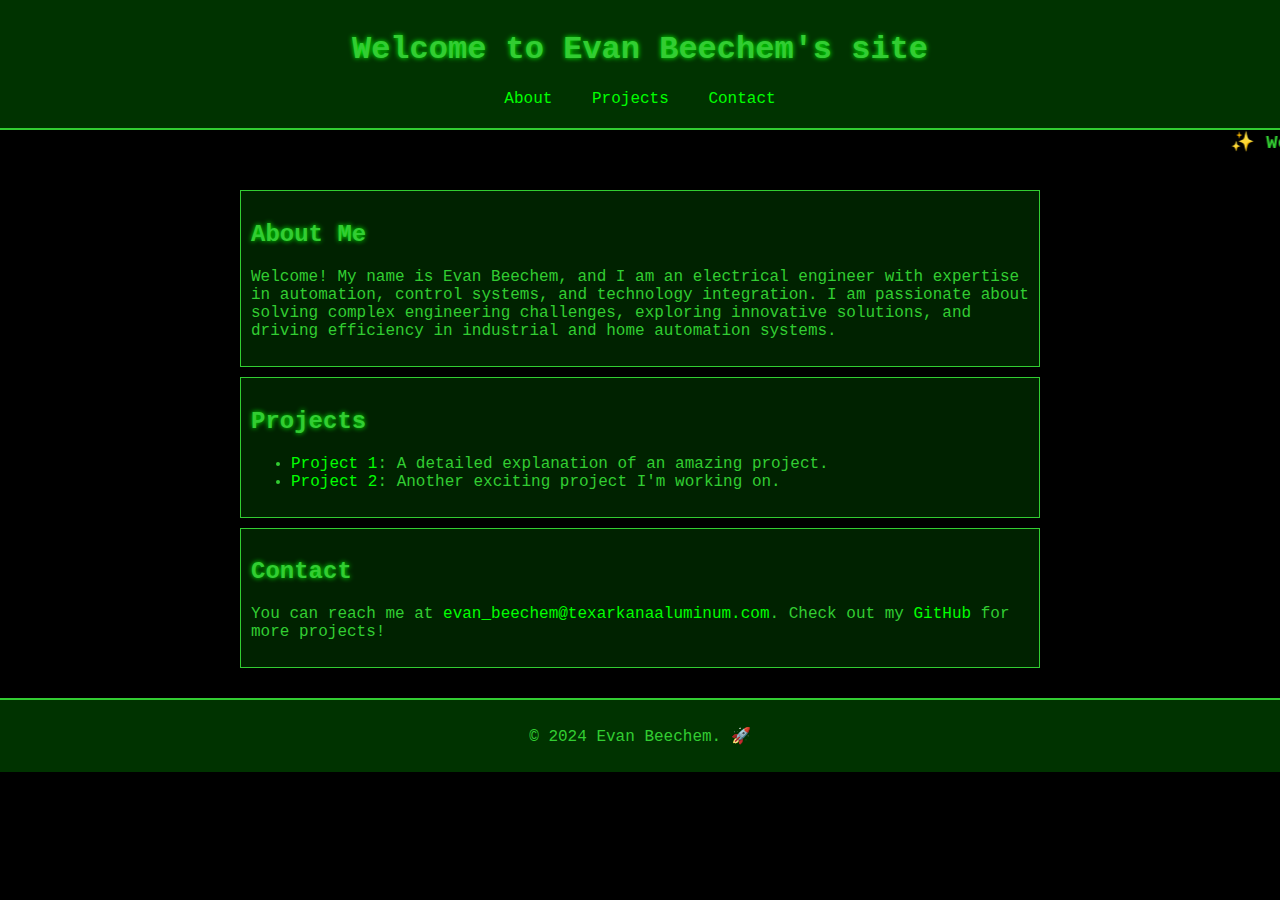
<file: index.html>
<!DOCTYPE html>
<html lang="en">
<head>
    <meta charset="UTF-8">
    <meta name="viewport" content="width=device-width, initial-scale=1.0">
    <meta name="description" content="Welcome to Evan Beechem's site.">
    <title>Evan Beechem</title>
    <style>
        body {
            background-color: black;
            color: limegreen;
            font-family: "Courier New", Courier, monospace;
            margin: 0;
            padding: 0;
        }
        h1, h2, h3 {
            color: limegreen;
            text-shadow: 0 0 5px #00ff00;
        }
        a {
            color: #00ff00;
            text-decoration: none;
        }
        a:hover {
            text-decoration: underline;
        }
        header {
            background-color: #003300;
            padding: 10px;
            text-align: center;
            border-bottom: 2px solid limegreen;
        }
        nav {
            text-align: center;
            margin: 10px 0;
        }
        nav a {
            margin: 0 15px;
        }
        .container {
            max-width: 800px;
            margin: 0 auto;
            padding: 20px;
        }
        .box {
            border: 1px solid limegreen;
            padding: 10px;
            margin: 10px 0;
            background-color: #002200;
        }
        footer {
            text-align: center;
            padding: 10px;
            background-color: #003300;
            border-top: 2px solid limegreen;
        }
        .marquee {
            font-size: 1.2em;
            font-weight: bold;
            overflow: hidden;
            white-space: nowrap;
            animation: scroll 40s linear infinite;
        }
        @keyframes scroll {
            0% { transform: translateX(100%); }
            100% { transform: translateX(-100%); }
        }
    </style>
</head>
<body>
    <header>
        <h1>Welcome to Evan Beechem's site</h1>
        <nav>
            <a href="#about">About</a>
            <a href="#projects">Projects</a>
            <a href="#contact">Contact</a>
        </nav>
    </header>
    <div class="marquee">
        <marquee>✨ Welcome! ✨      ✨ I'm glad you've made it! ✨     ✨ Welcome to Evan Beechem's Portfolio | Engineering | Automation | Innovation ✨ </marquee>
    </div>
    <div class="container">
        <section id="about" class="box">
    <h2>About Me</h2>
    <p>
        Welcome! My name is Evan Beechem, and I am an electrical engineer with expertise in automation, control systems, and technology integration. I am passionate about solving complex engineering challenges, exploring innovative solutions, and driving efficiency in industrial and home automation systems.
    </p>
</section>
        <section id="projects" class="box">
            <h2>Projects</h2>
            <ul>
                <li><a href="https://github.com/YOUR_USERNAME/YOUR_PROJECT" target="_blank">Project 1</a>: A detailed explanation of an amazing project.</li>
                <li><a href="https://github.com/YOUR_USERNAME/YOUR_PROJECT_2" target="_blank">Project 2</a>: Another exciting project I'm working on.</li>
            </ul>
        </section>
        <section id="contact" class="box">
            <h2>Contact</h2>
<p>
    You can reach me at <a href="mailto:evan_beechem@texarkanaaluminum.com">evan_beechem@texarkanaaluminum.com</a>. 
    Check out my <a href="https://github.com/khanthedalek1" target="_blank">GitHub</a> for more projects!
</p>
        </section>
    </div>
    <footer>
        <p>© 2024 Evan Beechem. 🚀</p>
    </footer>
</body>
</html>
</file>
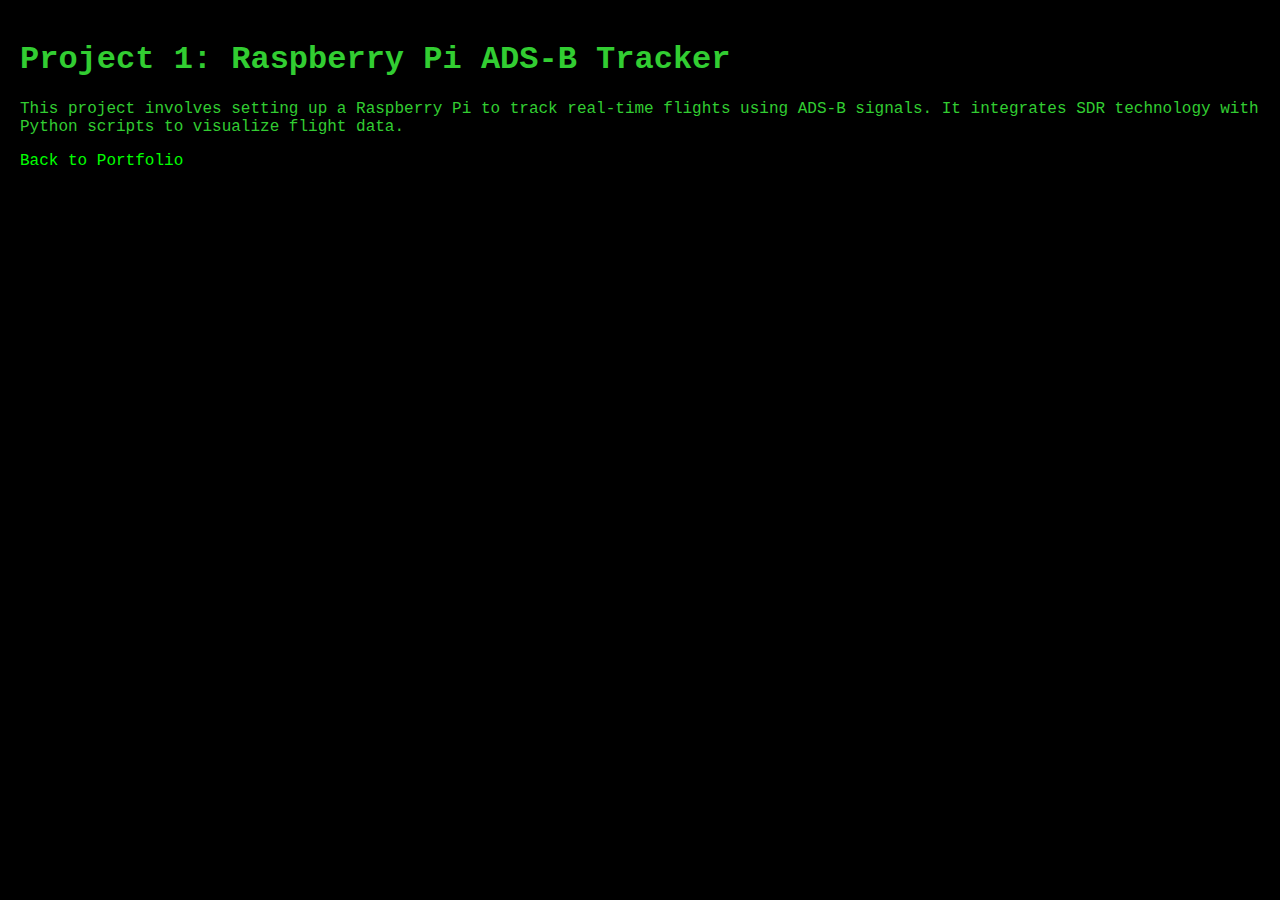
<file: Hobbies.html>
<!DOCTYPE html>
<html lang="en">
<head>
    <meta charset="UTF-8">
    <meta name="viewport" content="width=device-width, initial-scale=1.0">
    <title>Project 1 - Evan Beechem</title>
    <style>
        body {
            background-color: black;
            color: limegreen;
            font-family: "Courier New", Courier, monospace;
            margin: 0;
            padding: 20px;
        }
        a {
            color: #00ff00;
            text-decoration: none;
        }
        a:hover {
            text-decoration: underline;
        }
    </style>
</head>
<body>
    <h1>Project 1: Raspberry Pi ADS-B Tracker</h1>
    <p>
        This project involves setting up a Raspberry Pi to track real-time flights using ADS-B signals. 
        It integrates SDR technology with Python scripts to visualize flight data.
    </p>
    <p>
        <a href="index.html">Back to Portfolio</a>
    </p>
</body>
</html>
</file>
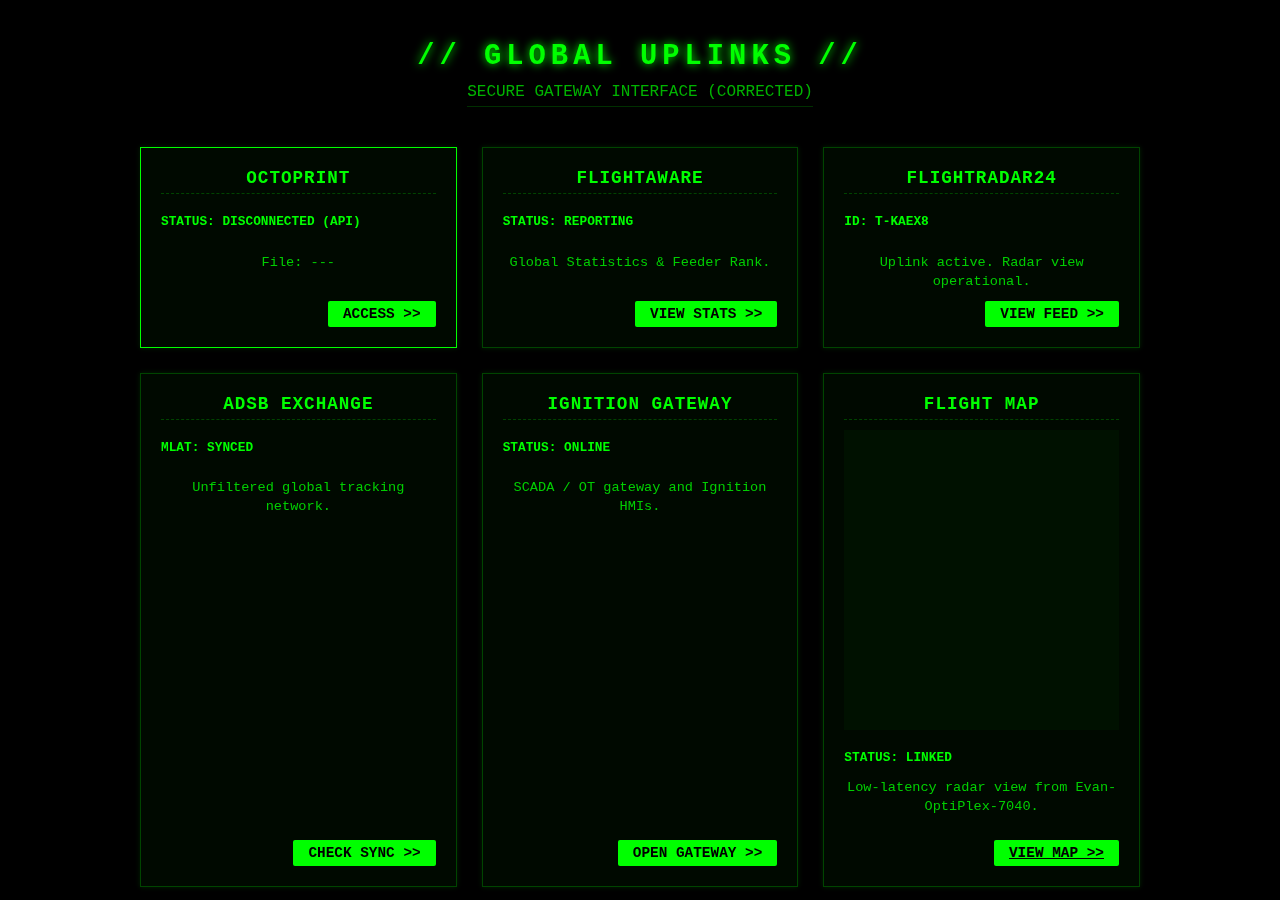
<file: projects.html>
<!DOCTYPE html>
<html lang="en">
<head>
    <meta charset="UTF-8">
    <meta name="viewport" content="width=device-width, initial-scale=1.0, maximum-scale=1.0, user-scalable=no, viewport-fit=cover">
    <meta name="apple-mobile-web-app-capable" content="yes">
    <meta name="apple-mobile-web-app-status-bar-style" content="black-translucent">
    <meta name="theme-color" content="#000000">
    <meta name="description" content="Evan Beechem's Project Dashboard - Cyber Ops Interface">
    <link rel="manifest" href="manifest.json">
    <link rel="icon" type="image/x-icon" href="https://beechem.site/favicon.ico">
    <title>Beechem Ops // Projects</title>
    <style>
        body { 
            margin: 0; 
            padding: 0; 
            background-color: #000; 
            color: #00ff00; 
            font-family: 'Courier New', monospace; 
            overflow-x: hidden; 
            overscroll-behavior-y: none;
            -webkit-tap-highlight-color: transparent;
        }
        canvas { display: block; position: fixed; top: 0; left: 0; z-index: -1; opacity: 0.8; }
        .content { 
            position: relative; 
            z-index: 10; 
            padding: 40px 20px; 
            text-align: center; 
            height: 100vh; 
            overflow-y: auto; 
            box-sizing: border-box; 
            padding-bottom: env(safe-area-inset-bottom);
        }
        
        /* Header Container */
        .header-container {
            margin-bottom: 40px;
        }

        h1 { letter-spacing: 5px; text-shadow: 0 0 10px #00ff00; margin: 0 0 10px 0; font-size: 1.8rem; }
        .subtitle { opacity: 0.7; border-bottom: 1px solid #004400; display: inline-block; padding-bottom: 5px; }
        
        .back-btn {
            display: none;
            color: #00ff00;
            text-decoration: none;
            font-weight: bold;
            border: 1px solid #00ff00;
            padding: 5px 10px;
            margin-bottom: 15px;
            background: rgba(0, 20, 0, 0.8);
            text-transform: uppercase;
        }

        /* Card Grid - Desktop Default */
        .card-grid { 
            display: grid; 
            grid-template-columns: repeat(auto-fit, minmax(260px, 1fr)); 
            gap: 25px; 
            max-width: 1000px; 
            margin: 0 auto; 
            padding-bottom: 20px;
        }

        /* Card Styles */
        .card { 
            border: 1px solid #004400; 
            padding: 20px; 
            text-decoration: none; 
            color: #00ff00; 
            display: flex; 
            flex-direction: column; 
            justify-content: space-between; 
            background: rgba(0, 10, 0, 0.85); 
            transition: transform 0.2s, background-color 0.2s, box-shadow 0.2s; 
            min-height: 140px; 
            box-shadow: 0 0 5px #002200; 
            box-sizing: border-box;
            overflow: hidden; /* Fix for overflow issues */
            word-wrap: break-word;
            user-select: none;
            -webkit-user-select: none;
            cursor: pointer;
        }
        @media (hover: hover) {
            .card:hover { background: rgba(0, 30, 0, 0.95); border-color: #00ff00; box-shadow: 0 0 15px #00ff00; transform: translateY(-2px); }
            .card:hover .access-btn { background-color: #fff; box-shadow: 0 0 10px #fff; }
        }
        .card:active {
            background: rgba(0, 60, 0, 0.95);
            border-color: #00ff00;
            transform: scale(0.98);
        }

        .card h3 { margin: 0 0 10px 0; border-bottom: 1px dashed #004400; padding-bottom: 5px; font-size: 1.1rem; letter-spacing: 1px; white-space: normal; }
        .card p { font-size: 0.85rem; opacity: 0.8; line-height: 1.4; flex-grow: 1; margin-bottom: 10px; white-space: normal; }
        .status-line { margin: 10px 0; font-size: 0.8rem; font-weight: bold; text-align: left; }
        .blink { animation: blinker 2s linear infinite; color: #00ff00; }
        @keyframes blinker { 50% { opacity: 0.3; } }
        .access-btn { 
            background-color: #00ff00; 
            color: #000; 
            padding: 5px 15px; 
            font-weight: bold; 
            font-size: 0.9rem; 
            display: inline-block; 
            margin-top: auto; 
            align-self: flex-end; 
            text-transform: uppercase; 
            text-align: center;
            border-radius: 2px; 
        }
    
        /* OctoPrint Extras */
        .octo-webcam {
            width: 100%;
            height: auto;
            display: none; /* Hidden by default until active */
            margin-bottom: 10px;
            border: 1px solid #004400;
            opacity: 0.9;
            min-height: 150px; /* Placeholder height */
            background: #001100;
        }

        /* Mobile Responsive Styles - Vertical Scroll with Sticky Header */
        @media (max-width: 800px) {
            body { padding: 0; }
            
            .content {
                padding: 0;
                height: 100vh;
                overflow-y: auto;
                -webkit-overflow-scrolling: touch;
            }

            .header-container {
                position: sticky;
                top: 0;
                z-index: 100;
                background: rgba(0, 0, 0, 0.85);
                backdrop-filter: blur(8px);
                -webkit-backdrop-filter: blur(8px);
                margin-bottom: 20px;
                padding: 15px 0 15px 0;
                border-bottom: 1px solid #004400;
            }

            h1 { font-size: 1.4rem; margin-top: 5px; margin-bottom: 5px; }
            .subtitle { font-size: 0.8rem; margin-bottom: 0; }
            
            .back-btn {
                display: inline-block;
                font-size: 0.8rem;
                padding: 4px 12px;
                margin-bottom: 10px;
            }

            .card-grid {
                display: block;
                padding: 0 16px 40px 16px;
                margin: 0;
                width: auto;
            }

            .card {
                margin-bottom: 20px;
                min-height: auto;
                height: auto;
                background: rgba(0, 15, 0, 0.9);
            }
            
            .card h3 { font-size: 1.3rem; }
            .card p { font-size: 0.95rem; }
            .access-btn { width: 100%; padding: 12px 0; font-size: 1rem; margin-top: 15px; }
        }
    </style>
</head>
<body>
    <canvas id="matrix"></canvas>
    <div class="content">
        <div class="header-container">
            <a href="https://beechem.site" class="back-btn">&lt; BACK TO HOME</a>
            <h1>// GLOBAL UPLINKS //</h1>
            <div class="subtitle">SECURE GATEWAY INTERFACE (CORRECTED)</div>
        </div>
        
        <div class="card-grid">
            
            <a href="https://octoprint.beechem.site" target="_blank" class="card" style="border-color: #00ff00;">
                <h3>OCTOPRINT</h3>
                <img id="octo-webcam" class="octo-webcam" alt="OctoPrint Live Stream" />
                <div class="status-line" id="octo-status">STATUS: CONNECTING...</div>
                <p id="octo-file">File: ---</p>
                <div class="access-btn">ACCESS >></div>
            </a>

            <a href="https://flightaware.com/adsb/stats/user/KhanTheDalek" target="_blank" class="card">
                <h3>FLIGHTAWARE</h3>
                <div class="status-line">STATUS: REPORTING</div>
                <p>Global Statistics & Feeder Rank.</p>
                <div class="access-btn">VIEW STATS >></div>
            </a>

            <a href="https://www.flightradar24.com/account/feed-stats" target="_blank" class="card">
                <h3>FLIGHTRADAR24</h3>
                <div class="status-line">ID: T-KAEX8</div>
                <p>Uplink active. Radar view operational.</p>
                <div class="access-btn">VIEW FEED >></div>
            </a>

            <a href="https://www.adsbexchange.com/myip/" target="_blank" class="card">
                <h3>ADSB EXCHANGE</h3>
                <div class="status-line">MLAT: SYNCED</div>
                <p>Unfiltered global tracking network.</p>
                <div class="access-btn">CHECK SYNC >></div>
            </a>
        
            <a href="https://ignition.beechem.site" target="_blank" class="card">
                <h3>IGNITION GATEWAY</h3>
                <div class="status-line">STATUS: ONLINE</div>
                <p>SCADA / OT gateway and Ignition HMIs.</p>
                <div class="access-btn">OPEN GATEWAY >></div>
            </a>

            <!-- FLIGHT MAP CARD: REFACTORED FOR FIXES -->
            <div class="card" style="padding-bottom: 60px; position: relative;">
                <h3>FLIGHT MAP</h3>
                <!-- Iframe: 100% width, margin adjusted to prevent left-clipping if possible -->
                <iframe 
                    src="https://ops.beechem.site/flight-map/" 
                    style="width: 100%; height: 300px; border: none; background: #001100; margin: 0; padding: 0;" 
                    title="Live Flight Map" 
                    loading="lazy">
                </iframe>
                <div style="margin-top: 10px;">
                    <div class="status-line">STATUS: LINKED</div>
                    <p>Low-latency radar view from Evan-OptiPlex-7040.</p>
                </div>
                <!-- Absolute positioning for button to ensure it stays bottom-right -->
                <a href="https://ops.beechem.site/flight-map/" target="_blank" class="access-btn" style="position: absolute; bottom: 20px; right: 20px; width: auto;">VIEW MAP >></a>
            </div>
</div>
    </div>

    <script>
      // Using absolute URLs to avoid local dev issues
      const WORKER_BASE = "https://octoprint-proxy.evan-t-beechem.workers.dev";
      const BEECH_OCTO_JOB_URL = WORKER_BASE + "/octoprint-api/job";
      const BEECH_OCTO_WEBCAM_URL = WORKER_BASE + "/octoprint-api/webcam";
      const BEECH_OCTO_SETTINGS_URL = WORKER_BASE + "/octoprint-api/settings";

      let webcamInitialized = false;

      async function beechemUpdateOctoprint() {
        try {
          // 1. Fetch Job Status
          const resp = await fetch(BEECH_OCTO_JOB_URL, { cache: "no-store" });
          if (!resp.ok) {
            console.error("[OctoPrint] HTTP error:", resp.status);
            throw new Error("HTTP " + resp.status);
          }

          const data = await resp.json();
          const state = data.state || "UNKNOWN";
          const progress = (data.progress && data.progress.completion) || 0;
          const job = data.job || {};
          const file = job.file || {};
          const name = file.display || file.name || "No File Loaded";

          const statusEl = document.getElementById("octo-status");
          const fileEl = document.getElementById("octo-file");

          if (statusEl) {
            let txt = "STATUS: " + String(state).toUpperCase();
            if (String(state).toLowerCase() === "printing") {
              txt += " (" + Math.round(progress) + "%)";
            }
            statusEl.textContent = txt;
          }

          if (fileEl) {
            fileEl.textContent = "File: " + name;
          }

          // 2. Initialize Webcam Logic (Once)
          // We only do this if the API is responsive, meaning OctoPrint is up.
          if (!webcamInitialized) {
            const img = document.getElementById("octo-webcam");
            if (img) {
                // Initial load
                img.style.display = "block";
                
                // Set up error handling for the image
                img.onerror = function() {
                    console.error("[OctoPrint] Webcam image failed to load.");
                    // Keep visible but maybe translucent to show it's there but broken?
                    // Or keep dark background.
                };

                refreshWebcamSnapshot();
                
                // Set up polling (3 seconds)
                setInterval(refreshWebcamSnapshot, 3000);
                
                webcamInitialized = true;
                console.log("[OctoPrint] Webcam polling initialized.");
            }
          }

        } catch (e) {
          console.error("[OctoPrint] API error:", e);
          const statusEl = document.getElementById("octo-status");
          if (statusEl) {
            statusEl.textContent = "STATUS: DISCONNECTED (API)";
          }
          const fileEl = document.getElementById("octo-file");
          if (fileEl) {
            fileEl.textContent = "File: ---";
          }
        }
      }
      
      function refreshWebcamSnapshot() {
          const img = document.getElementById("octo-webcam");
          if (!img) return;
          
          // Direct source assignment to avoid preload issues
          // If the worker returns a stream, this will just play the stream.
          // If it returns a snapshot, it will update.
          const timestamp = new Date().getTime();
          const newSrc = BEECH_OCTO_WEBCAM_URL + "?action=snapshot&t=" + timestamp;
          
          img.src = newSrc;
          // console.log("[OctoPrint] Updating webcam src:", newSrc);
      }

      document.addEventListener("DOMContentLoaded", function () {
        // Kick once, then every 5s
        beechemUpdateOctoprint();
        setInterval(beechemUpdateOctoprint, 5000);
      });
    </script>
</body>
</html>
</file>
